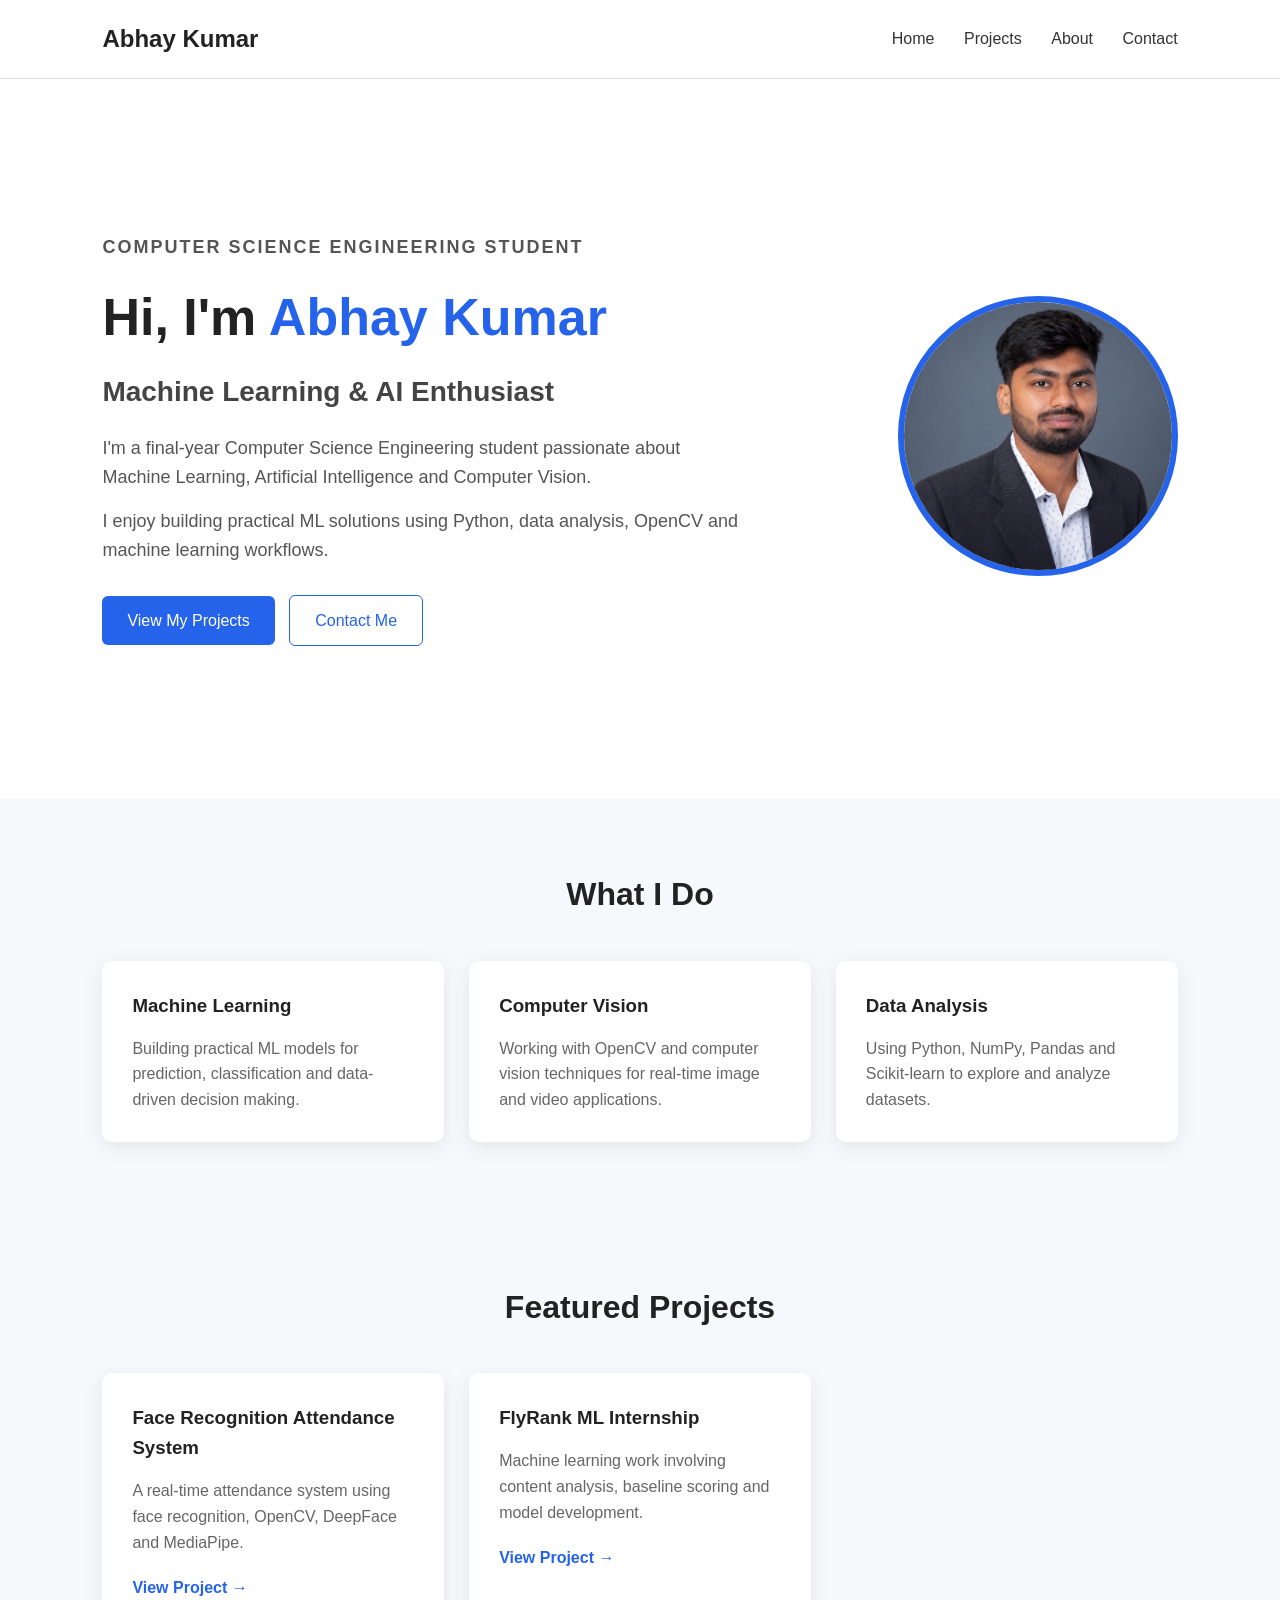
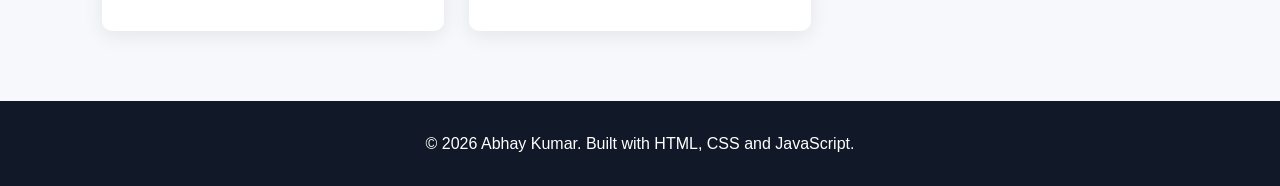
<file: index.html>
<!DOCTYPE html>
<html lang="en">

<head>
    <meta charset="UTF-8">
    <meta name="viewport" content="width=device-width, initial-scale=1.0">

    <title>Abhay Kumar | ML & AI Portfolio</title>

    <link rel="stylesheet" href="css/style.css">
</head>

<body>

    <!-- Navigation -->
    <header class="navbar">

        <div class="logo">
            Abhay Kumar
        </div>

        <nav>
            <a href="index.html">Home</a>
            <a href="projects.html">Projects</a>
            <a href="about.html">About</a>
            <a href="contact.html">Contact</a>
        </nav>

    </header>


    <!-- Hero Section -->
    <main>

        <section class="hero">

            <div class="hero-text">

                <p class="small-heading">
                    COMPUTER SCIENCE ENGINEERING STUDENT
                </p>

                <h1>
                    Hi, I'm <span>Abhay Kumar</span>
                </h1>

                <h2>
                    Machine Learning & AI Enthusiast
                </h2>

                <p>
                    I'm a final-year Computer Science Engineering student
                    passionate about Machine Learning, Artificial Intelligence
                    and Computer Vision.
                </p>

                <p>
                    I enjoy building practical ML solutions using Python,
                    data analysis, OpenCV and machine learning workflows.
                </p>

                <div class="buttons">

                    <a href="projects.html" class="btn">
                        View My Projects
                    </a>

                    <a href="contact.html" class="btn secondary">
                        Contact Me
                    </a>

                </div>

            </div>


            <div class="hero-image">

                <img
                    src="images/Profile.jpg"
                    
                    alt="Abhay Kumar"
                    
                >

            </div>

        </section>


        <!-- Short Introduction -->
        <section class="section">

            <h2>What I Do</h2>

            <div class="cards">

                <div class="card">

                    <h3>Machine Learning</h3>

                    <p>
                        Building practical ML models for prediction,
                        classification and data-driven decision making.
                    </p>

                </div>


                <div class="card">

                    <h3>Computer Vision</h3>

                    <p>
                        Working with OpenCV and computer vision techniques
                        for real-time image and video applications.
                    </p>

                </div>


                <div class="card">

                    <h3>Data Analysis</h3>

                    <p>
                        Using Python, NumPy, Pandas and Scikit-learn
                        to explore and analyze datasets.
                    </p>

                </div>

            </div>

        </section>


        <!-- Featured Projects -->
        <section class="section">

            <h2>Featured Projects</h2>

            <div class="cards">

                <div class="project-card">

                    <h3>
                        Face Recognition Attendance System
                    </h3>

                    <p>
                        A real-time attendance system using face recognition,
                        OpenCV, DeepFace and MediaPipe.
                    </p>

                    <a href="projects.html">
                        View Project →
                    </a>

                </div>


                <div class="project-card">

                    <h3>
                        FlyRank ML Internship
                    </h3>

                    <p>
                        Machine learning work involving content analysis,
                        baseline scoring and model development.
                    </p>

                    <a href="projects.html">
                        View Project →
                    </a>

                </div>

            </div>

        </section>

    </main>


    <!-- Footer -->
    <footer>

        <p>
            © 2026 Abhay Kumar. Built with HTML, CSS and JavaScript.
        </p>

    </footer>

</body>

</html>
</file>
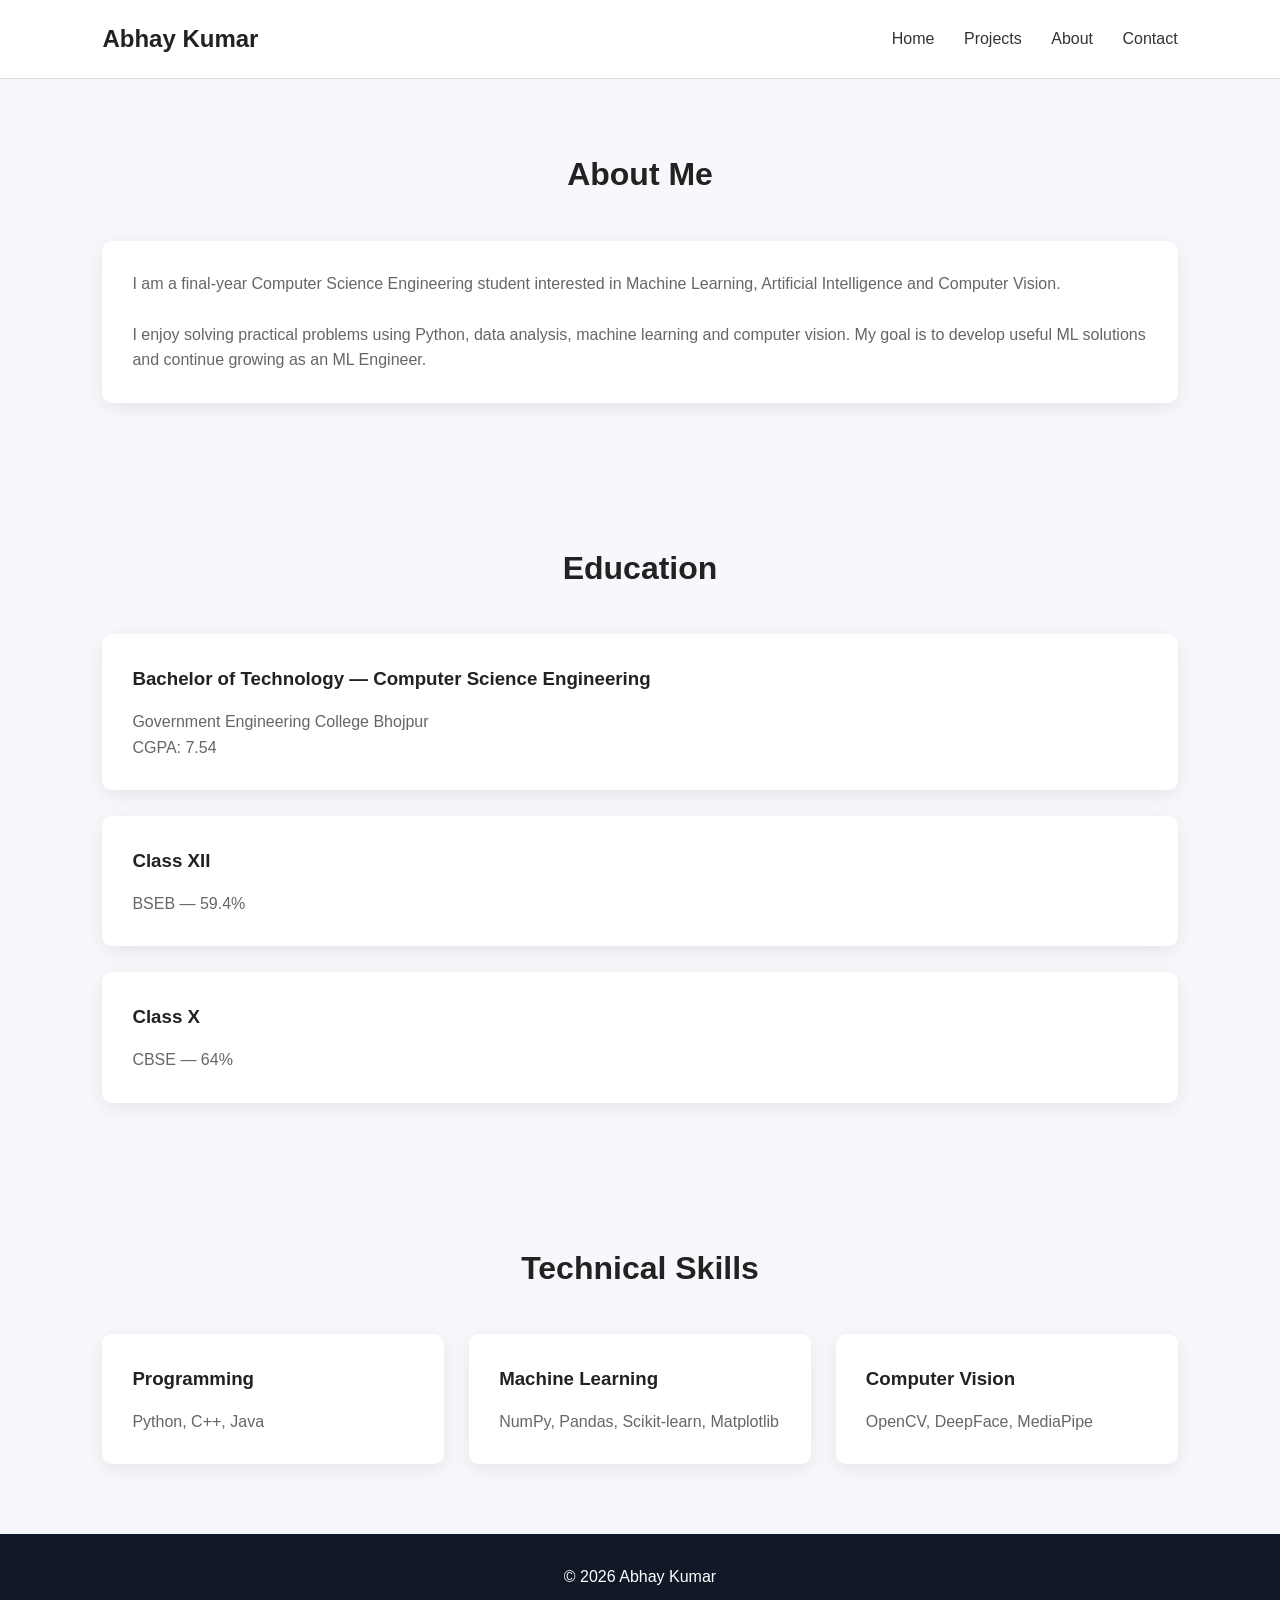
<file: about.html>
<!DOCTYPE html>
<html lang="en">

<head>

    <meta charset="UTF-8">

    <meta name="viewport"
          content="width=device-width, initial-scale=1.0">

    <title>About | Abhay Kumar</title>

    <link rel="stylesheet" href="css/style.css">

</head>


<body>


<header class="navbar">

    <div class="logo">
        Abhay Kumar
    </div>

    <nav>

        <a href="index.html">Home</a>

        <a href="projects.html">Projects</a>

        <a href="about.html">About</a>

        <a href="contact.html">Contact</a>

    </nav>

</header>



<main>

<section class="section">

    <h2>About Me</h2>

    <div class="card">

        <p>
            I am a final-year Computer Science Engineering student
            interested in Machine Learning, Artificial Intelligence
            and Computer Vision.
        </p>

        <br>

        <p>
            I enjoy solving practical problems using Python,
            data analysis, machine learning and computer vision.
            My goal is to develop useful ML solutions and continue
            growing as an ML Engineer.
        </p>

    </div>

</section>



<section class="section">

    <h2>Education</h2>

    <div class="card">

        <h3>
            Bachelor of Technology — Computer Science Engineering
        </h3>

        <p>
            Government Engineering College Bhojpur
        </p>

        <p>
            CGPA: 7.54
        </p>

    </div>

    <br>


    <div class="card">

        <h3>Class XII</h3>

        <p>
            BSEB — 59.4%
        </p>

    </div>

    <br>


    <div class="card">

        <h3>Class X</h3>

        <p>
            CBSE — 64%
        </p>

    </div>

</section>



<section class="section">

    <h2>Technical Skills</h2>

    <div class="cards">

        <div class="card">

            <h3>Programming</h3>

            <p>
                Python, C++, Java
            </p>

        </div>


        <div class="card">

            <h3>Machine Learning</h3>

            <p>
                NumPy, Pandas, Scikit-learn,
                Matplotlib
            </p>

        </div>


        <div class="card">

            <h3>Computer Vision</h3>

            <p>
                OpenCV, DeepFace, MediaPipe
            </p>

        </div>

    </div>

</section>

</main>



<footer>

    <p>
        © 2026 Abhay Kumar
    </p>

</footer>


</body>

</html>
</file>
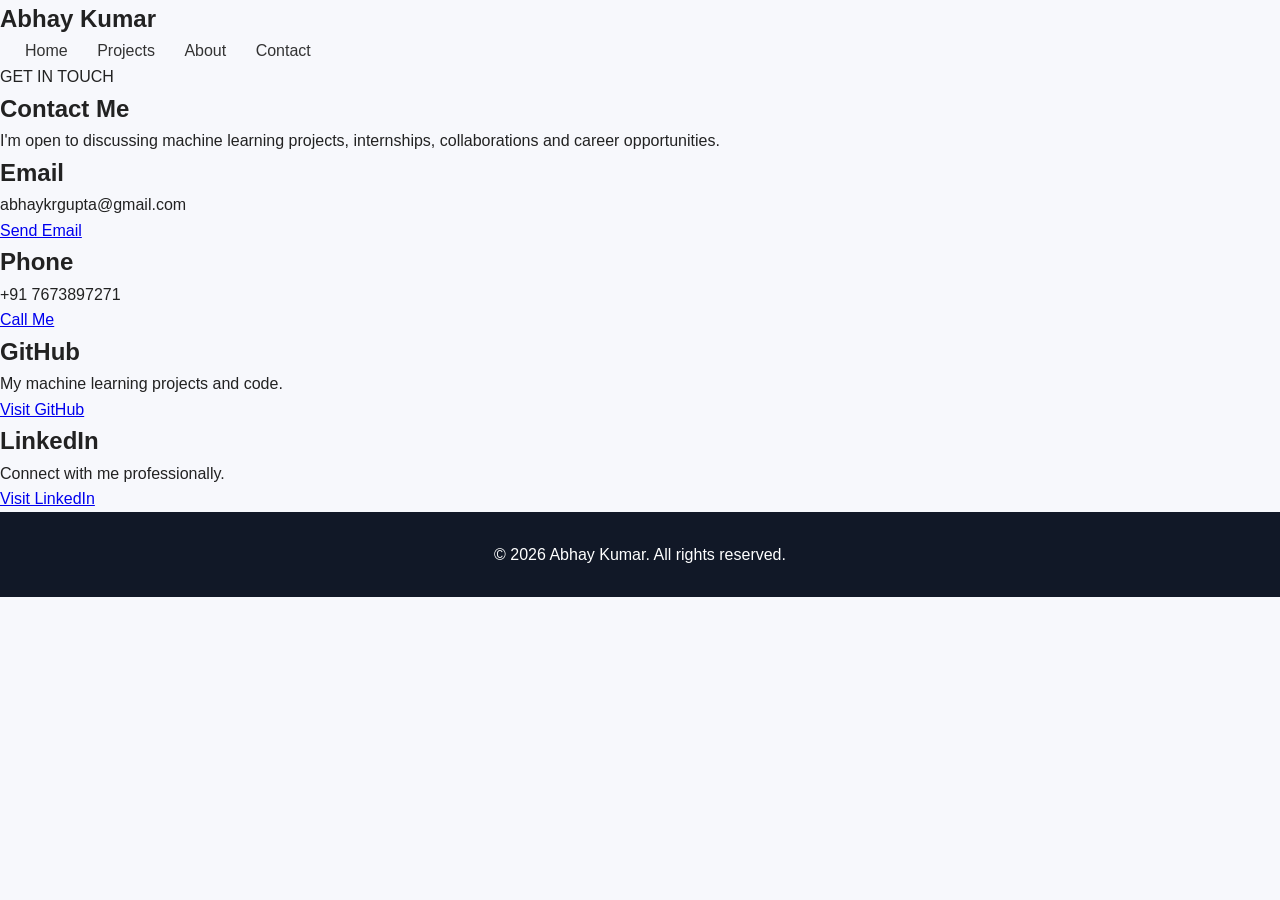
<file: contact.html>
<!DOCTYPE html>
<html lang="en">

<head>
    <meta charset="UTF-8">
    <meta name="viewport" content="width=device-width, initial-scale=1.0">

    <title>Contact | Abhay Kumar</title>

    <link rel="stylesheet" href="css/style.css">
</head>

<body>

    <!-- Navigation -->
    <header>
        <nav>

            <h2>Abhay Kumar</h2>

            <div>

                <a href="index.html">Home</a>

                <a href="projects.html">Projects</a>

                <a href="about.html">About</a>

                <a href="contact.html">Contact</a>

            </div>

        </nav>
    </header>


    <!-- Contact Section -->

    <main>

        <section class="contact-section">

            <p class="section-label">
                GET IN TOUCH
            </p>

            <h1>
                Contact Me
            </h1>

            <p class="contact-intro">
                I'm open to discussing machine learning projects,
                internships, collaborations and career opportunities.
            </p>


            <div class="contact-container">


                <!-- Email -->

                <div class="contact-card">

                    <h2>Email</h2>

                    <p>
                        abhaykrgupta@gmail.com
                    </p>

                    <a href="mailto:abhaykrgupta@gmail.com">
                        Send Email
                    </a>

                </div>


                <!-- Phone -->

                <div class="contact-card">

                    <h2>Phone</h2>

                    <p>
                        +91 7673897271
                    </p>

                    <a href="tel:+917673897271">
                        Call Me
                    </a>

                </div>


                <!-- GitHub -->

                <div class="contact-card">

                    <h2>GitHub</h2>

                    <p>
                        My machine learning projects and code.
                    </p>

                    <a
                        href="https://github.com/"
                        target="_blank"
                    >
                        Visit GitHub
                    </a>

                </div>


                <!-- LinkedIn -->

                <div class="contact-card">

                    <h2>LinkedIn</h2>

                    <p>
                        Connect with me professionally.
                    </p>

                    <a
                        href="https://www.linkedin.com/"
                        target="_blank"
                    >
                        Visit LinkedIn
                    </a>

                </div>


            </div>

        </section>

    </main>


    <!-- Footer -->

    <footer>

        <p>
            © 2026 Abhay Kumar. All rights reserved.
        </p>

    </footer>

</body>

</html>
</file>
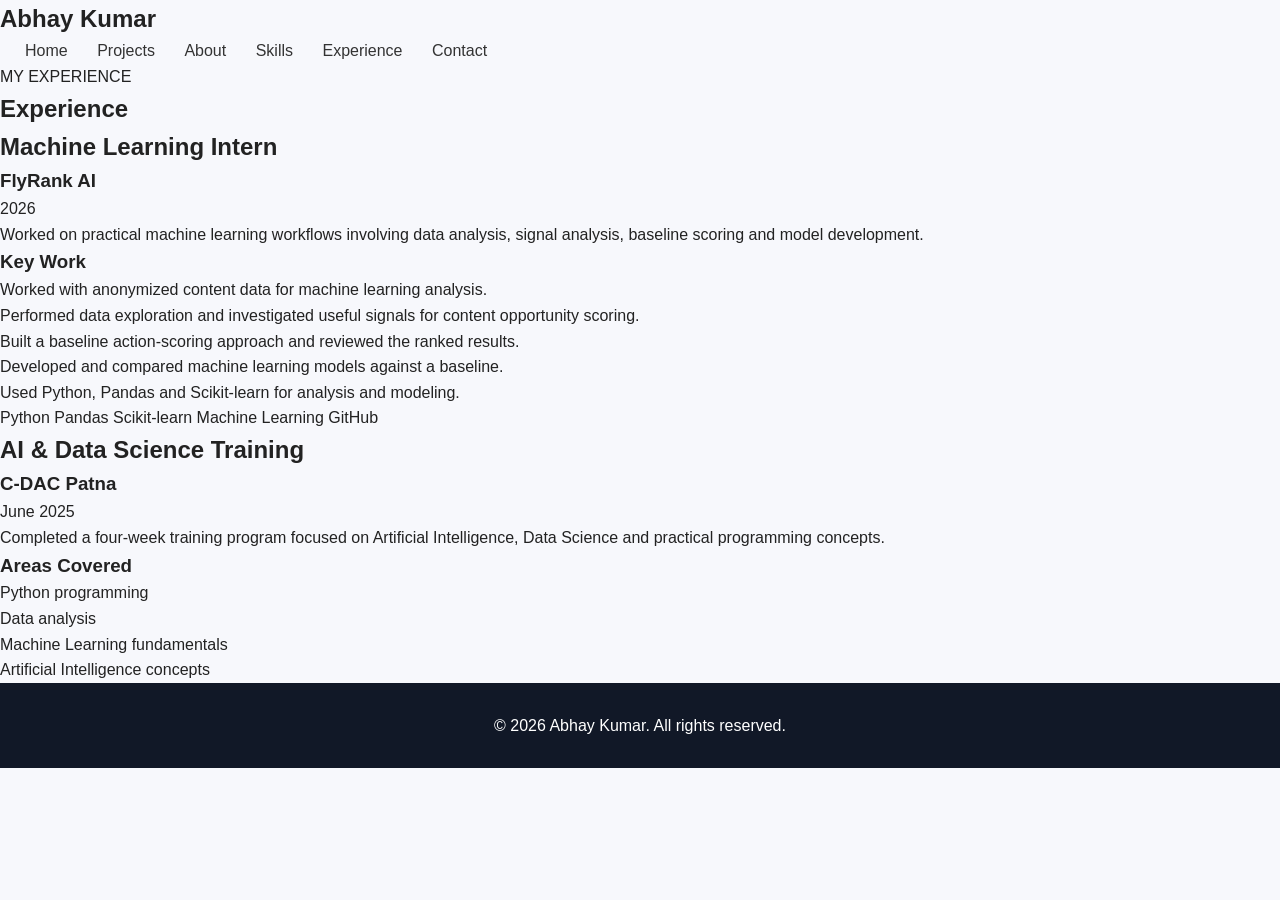
<file: experience.html>
<!DOCTYPE html>
<html lang="en">

<head>
    <meta charset="UTF-8">
    <meta name="viewport" content="width=device-width, initial-scale=1.0">

    <title>Experience | Abhay Kumar</title>

    <link rel="stylesheet" href="css/style.css">
</head>

<body>

    <!-- Navigation -->
    <header>
        <nav>

            <h2>Abhay Kumar</h2>

            <div>
                <a href="index.html">Home</a>
                <a href="projects.html">Projects</a>
                <a href="about.html">About</a>
                <a href="skills.html">Skills</a>
                <a href="experience.html">Experience</a>
                <a href="contact.html">Contact</a>
            </div>

        </nav>
    </header>


    <!-- Experience -->
    <main>

        <section class="experience-section">

            <p class="section-label">MY EXPERIENCE</p>

            <h1>Experience</h1>


            <!-- FlyRank -->
            <article class="experience-card">

                <div class="experience-header">

                    <div>
                        <h2>Machine Learning Intern</h2>

                        <h3>FlyRank AI</h3>
                    </div>

                    <p>
                        2026
                    </p>

                </div>


                <p>
                    Worked on practical machine learning workflows
                    involving data analysis, signal analysis, baseline
                    scoring and model development.
                </p>


                <h3>Key Work</h3>

                <ul>

                    <li>
                        Worked with anonymized content data for
                        machine learning analysis.
                    </li>

                    <li>
                        Performed data exploration and investigated
                        useful signals for content opportunity scoring.
                    </li>

                    <li>
                        Built a baseline action-scoring approach and
                        reviewed the ranked results.
                    </li>

                    <li>
                        Developed and compared machine learning models
                        against a baseline.
                    </li>

                    <li>
                        Used Python, Pandas and Scikit-learn for
                        analysis and modeling.
                    </li>

                </ul>


                <div class="tech-stack">

                    <span>Python</span>
                    <span>Pandas</span>
                    <span>Scikit-learn</span>
                    <span>Machine Learning</span>
                    <span>GitHub</span>

                </div>

            </article>


            <!-- Training -->
            <article class="experience-card">

                <div class="experience-header">

                    <div>

                        <h2>AI & Data Science Training</h2>

                        <h3>C-DAC Patna</h3>

                    </div>

                    <p>
                        June 2025
                    </p>

                </div>


                <p>
                    Completed a four-week training program focused on
                    Artificial Intelligence, Data Science and practical
                    programming concepts.
                </p>


                <h3>Areas Covered</h3>

                <ul>

                    <li>Python programming</li>

                    <li>Data analysis</li>

                    <li>Machine Learning fundamentals</li>

                    <li>Artificial Intelligence concepts</li>

                </ul>

            </article>

        </section>

    </main>


    <!-- Footer -->
    <footer>

        <p>
            © 2026 Abhay Kumar. All rights reserved.
        </p>

    </footer>

</body>

</html>
</file>
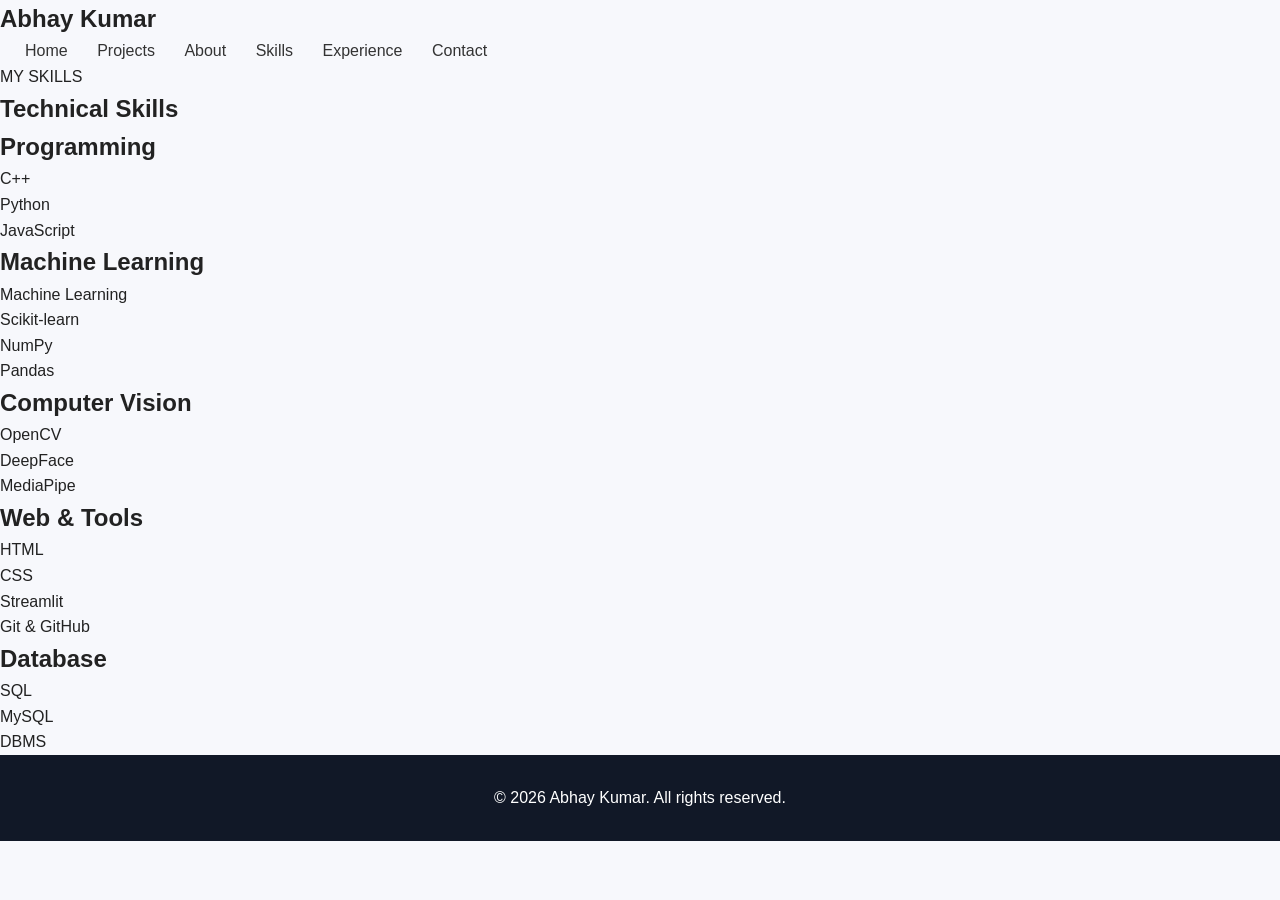
<file: skills.html>
<!DOCTYPE html>
<html lang="en">

<head>
    <meta charset="UTF-8">
    <meta name="viewport" content="width=device-width, initial-scale=1.0">

    <title>Skills | Abhay Kumar</title>

    <link rel="stylesheet" href="css/style.css">
</head>

<body>

    <header>
        <nav>

            <h2>Abhay Kumar</h2>

            <div>
                <a href="index.html">Home</a>
                <a href="projects.html">Projects</a>
                <a href="about.html">About</a>
                <a href="skills.html">Skills</a>
                <a href="experience.html">Experience</a>
                <a href="contact.html">Contact</a>
            </div>

        </nav>
    </header>


    <main>

        <section class="skills-section">

            <p class="section-label">MY SKILLS</p>

            <h1>Technical Skills</h1>

            <div class="skills-container">

                <div class="skill-card">
                    <h2>Programming</h2>
                    <p>C++</p>
                    <p>Python</p>
                    <p>JavaScript</p>
                </div>

                <div class="skill-card">
                    <h2>Machine Learning</h2>
                    <p>Machine Learning</p>
                    <p>Scikit-learn</p>
                    <p>NumPy</p>
                    <p>Pandas</p>
                </div>

                <div class="skill-card">
                    <h2>Computer Vision</h2>
                    <p>OpenCV</p>
                    <p>DeepFace</p>
                    <p>MediaPipe</p>
                </div>

                <div class="skill-card">
                    <h2>Web & Tools</h2>
                    <p>HTML</p>
                    <p>CSS</p>
                    <p>Streamlit</p>
                    <p>Git & GitHub</p>
                </div>

                <div class="skill-card">
                    <h2>Database</h2>
                    <p>SQL</p>
                    <p>MySQL</p>
                    <p>DBMS</p>
                </div>

            </div>

        </section>

    </main>


    <footer>

        <p>© 2026 Abhay Kumar. All rights reserved.</p>

    </footer>

</body>
</html>
</file>
<file: css/style.css>
* {
    margin: 0;
    padding: 0;
    box-sizing: border-box;
}


body {
    font-family: Arial, sans-serif;
    line-height: 1.6;
    background: #f7f8fc;
    color: #222;
}


/* Navigation */

.navbar {
    display: flex;
    justify-content: space-between;
    align-items: center;

    padding: 20px 8%;

    background: white;

    border-bottom: 1px solid #ddd;

    position: sticky;
    top: 0;
    z-index: 1000;
}


.logo {
    font-size: 24px;
    font-weight: bold;
}


nav a {
    text-decoration: none;
    color: #333;

    margin-left: 25px;

    font-weight: 500;
}


nav a:hover {
    color: #2563eb;
}


/* Hero */

.hero {
    min-height: 80vh;

    display: flex;
    justify-content: space-between;
    align-items: center;

    gap: 50px;

    padding: 80px 8%;

    background: white;
}


.hero-text {
    max-width: 650px;
}


.small-heading {
    color: #2563eb;

    font-size: 14px;

    font-weight: bold;

    letter-spacing: 2px;

    margin-bottom: 15px;
}


.hero h1 {
    font-size: 52px;

    margin-bottom: 10px;
}


.hero h1 span {
    color: #2563eb;
}


.hero h2 {
    font-size: 28px;

    margin-bottom: 20px;

    color: #444;
}


.hero p {
    font-size: 18px;

    margin-bottom: 15px;

    color: #555;
}


/* Profile image */

.hero-image img {
    width: 280px;
    height: 280px;

    object-fit: cover;

    border-radius: 50%;

    border: 6px solid #2563eb;
}


/* Buttons */

.buttons {
    margin-top: 30px;
}


.btn {
    display: inline-block;

    padding: 12px 25px;

    background: #2563eb;

    color: white;

    text-decoration: none;

    border-radius: 6px;

    margin-right: 10px;
}


.btn:hover {
    background: #1d4ed8;
}


.btn.secondary {
    background: white;

    color: #2563eb;

    border: 1px solid #2563eb;
}


/* Sections */

.section {
    padding: 70px 8%;
}


.section > h2 {
    text-align: center;

    font-size: 32px;

    margin-bottom: 40px;
}


/* Cards */

.cards {
    display: grid;

    grid-template-columns: repeat(3, 1fr);

    gap: 25px;
}


.card,
.project-card {
    background: white;

    padding: 30px;

    border-radius: 10px;

    box-shadow: 0 5px 20px rgba(0, 0, 0, 0.08);
}


.card h3,
.project-card h3 {
    margin-bottom: 15px;
}


.card p,
.project-card p {
    color: #666;
}


.project-card a {
    display: inline-block;

    margin-top: 20px;

    color: #2563eb;

    text-decoration: none;

    font-weight: bold;
}


/* Footer */

footer {
    text-align: center;

    padding: 30px;

    background: #111827;

    color: white;
}


/* Responsive */

@media (max-width: 768px) {

    .navbar {
        flex-direction: column;

        gap: 15px;
    }


    nav a {
        margin: 0 8px;
    }


    .hero {
        flex-direction: column;

        text-align: center;

        padding: 60px 5%;
    }


    .hero h1 {
        font-size: 38px;
    }


    .hero-image img {
        width: 220px;
        height: 220px;
    }


    .cards {
        grid-template-columns: 1fr;
    }

}
</file>
